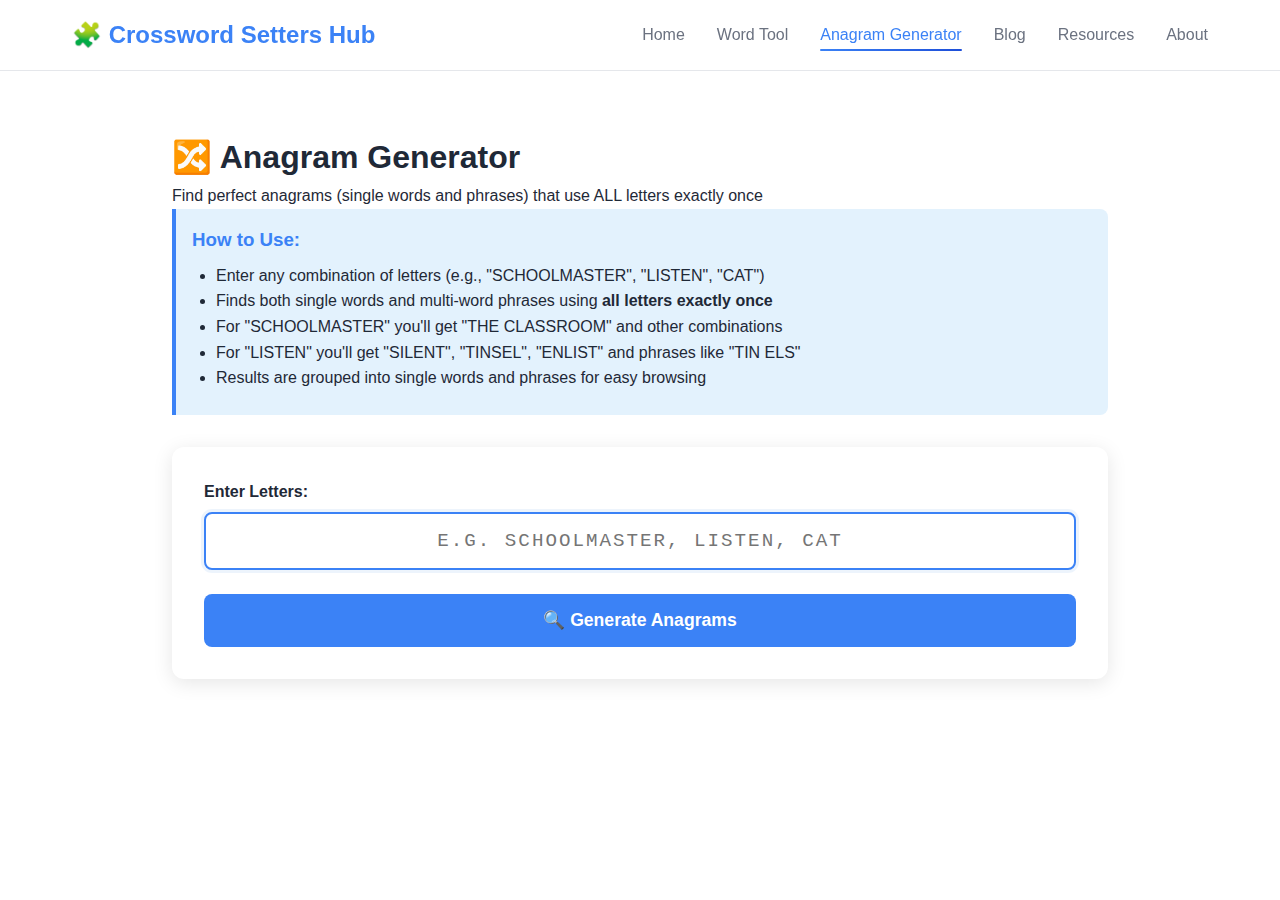
<file: public/anagram.html>
<!DOCTYPE html>
<html lang="en">
  <head>
    <meta charset="UTF-8" />
    <meta name="viewport" content="width=device-width, initial-scale=1.0" />
    <title>Anagram Generator - Crossword Setters Hub</title>
    <link rel="stylesheet" href="styles.css" />
    <style>
      .anagram-container {
        max-width: 1000px;
        margin: 0 auto;
        padding: 2rem;
        margin-top: 100px; /* Add space for fixed header */
        min-height: calc(100vh - 100px); /* Ensure full height usage */
      }

      .anagram-form {
        background: white;
        padding: 2rem;
        border-radius: 12px;
        box-shadow: 0 4px 20px rgba(0, 0, 0, 0.1);
        margin-bottom: 2rem;
      }

      .input-group {
        margin-bottom: 1.5rem;
      }

      .input-group label {
        display: block;
        margin-bottom: 0.5rem;
        font-weight: bold;
        color: var(--text-primary);
      }

      #letters-input {
        width: 100%;
        padding: 1rem;
        font-size: 1.2rem;
        border: 2px solid var(--border-color);
        border-radius: 8px;
        text-transform: uppercase;
        letter-spacing: 2px;
        font-family: "Courier New", monospace;
        text-align: center;
      }

      #letters-input:focus {
        outline: none;
        border-color: var(--primary-color);
        box-shadow: 0 0 0 3px rgba(74, 144, 226, 0.1);
      }

      .generate-btn {
        background: var(--primary-color);
        color: white;
        padding: 1rem 2rem;
        border: none;
        border-radius: 8px;
        font-size: 1.1rem;
        font-weight: bold;
        cursor: pointer;
        transition: all 0.2s ease;
        width: 100%;
      }

      .generate-btn:hover {
        background: var(--accent-color);
        transform: translateY(-2px);
      }

      .generate-btn:disabled {
        background: #ccc;
        cursor: not-allowed;
        transform: none;
      }

      .results-section {
        background: white;
        border-radius: 12px;
        box-shadow: 0 4px 20px rgba(0, 0, 0, 0.1);
        overflow: hidden;
      }

      .results-header {
        background: var(--primary-color);
        color: white;
        padding: 1.5rem;
        margin: 0;
      }

      .results-content {
        padding: 2rem;
      }

      .anagram-group {
        margin-bottom: 2rem;
      }

      .anagram-group h4 {
        color: var(--primary-color);
        margin-bottom: 1rem;
        font-size: 1.1rem;
        border-bottom: 2px solid var(--border-color);
        padding-bottom: 0.5rem;
      }

      .anagram-list {
        display: grid;
        grid-template-columns: repeat(auto-fill, minmax(120px, 1fr));
        gap: 0.5rem;
      }

      .anagram-word {
        background: #f8f9fa;
        padding: 0.5rem;
        border-radius: 6px;
        text-align: center;
        font-weight: 500;
        border: 1px solid var(--border-color);
        transition: all 0.2s ease;
        cursor: pointer;
      }

      .anagram-word:hover {
        background: var(--primary-color);
        color: white;
        transform: translateY(-1px);
      }

      .phrase-list {
        grid-template-columns: 1fr;
        gap: 0.5rem;
      }

      .anagram-phrase {
        background: #f0f8ff;
        padding: 0.8rem;
        border-radius: 6px;
        text-align: center;
        font-weight: 500;
        border: 1px solid var(--secondary-color);
        transition: all 0.2s ease;
        cursor: pointer;
        font-size: 1rem;
      }

      .anagram-phrase:hover {
        background: var(--secondary-color);
        color: white;
        transform: translateY(-1px);
      }

      .no-results {
        text-align: center;
        padding: 3rem;
        color: var(--text-secondary);
        font-style: italic;
      }

      .loading {
        text-align: center;
        padding: 3rem;
        color: var(--text-secondary);
      }

      .letter-count {
        background: var(--secondary-color);
        color: white;
        padding: 0.2rem 0.5rem;
        border-radius: 4px;
        font-size: 0.9rem;
        margin-left: 0.5rem;
      }

      .usage-stats {
        display: flex;
        justify-content: space-between;
        align-items: center;
        margin-bottom: 1rem;
        padding: 1rem;
        background: #f8f9fa;
        border-radius: 8px;
        font-size: 0.9rem;
        color: var(--text-secondary);
      }

      .instructions {
        background: #e3f2fd;
        border-left: 4px solid var(--primary-color);
        padding: 1rem;
        margin-bottom: 2rem;
        border-radius: 0 8px 8px 0;
      }

      .instructions h3 {
        margin-top: 0;
        color: var(--primary-color);
      }

      .instructions ul {
        margin: 0.5rem 0;
        padding-left: 1.5rem;
      }

      @media (max-width: 768px) {
        .anagram-container {
          padding: 1rem;
          margin-top: 80px; /* Slightly less space on mobile */
        }

        .anagram-list {
          grid-template-columns: repeat(auto-fill, minmax(100px, 1fr));
        }

        .usage-stats {
          flex-direction: column;
          gap: 0.5rem;
          text-align: center;
        }
      }
    </style>
  </head>
  <body>
    <header class="header">
      <nav class="nav container">
        <div class="nav-brand">
          <h1>
            <a href="main.html" style="text-decoration: none; color: inherit"
              >🧩 Crossword Setters Hub</a
            >
          </h1>
        </div>
        <ul class="nav-menu">
          <li><a href="main.html" class="nav-link">Home</a></li>
          <li><a href="index.html" class="nav-link">Word Tool</a></li>
          <li>
            <a href="anagram.html" class="nav-link active">Anagram Generator</a>
          </li>
          <li><a href="blog.html" class="nav-link">Blog</a></li>
          <li><a href="main.html#resources" class="nav-link">Resources</a></li>
          <li><a href="main.html#about" class="nav-link">About</a></li>
        </ul>
      </nav>
    </header>

    <main class="anagram-container">
      <div class="tool-header">
        <h1>🔀 Anagram Generator</h1>
        <p>
          Find perfect anagrams (single words and phrases) that use ALL letters
          exactly once
        </p>
      </div>

      <div class="instructions">
        <h3>How to Use:</h3>
        <ul>
          <li>
            Enter any combination of letters (e.g., "SCHOOLMASTER", "LISTEN",
            "CAT")
          </li>
          <li>
            Finds both single words and multi-word phrases using
            <strong>all letters exactly once</strong>
          </li>
          <li>
            For "SCHOOLMASTER" you'll get "THE CLASSROOM" and other combinations
          </li>
          <li>
            For "LISTEN" you'll get "SILENT", "TINSEL", "ENLIST" and phrases
            like "TIN ELS"
          </li>
          <li>
            Results are grouped into single words and phrases for easy browsing
          </li>
        </ul>
      </div>

      <form class="anagram-form" id="anagram-form">
        <div class="input-group">
          <label for="letters-input">Enter Letters:</label>
          <input
            type="text"
            id="letters-input"
            placeholder="e.g. SCHOOLMASTER, LISTEN, CAT"
            maxlength="15"
            autocomplete="off"
            spellcheck="false"
          />
        </div>
        <button type="submit" class="generate-btn" id="generate-btn">
          🔍 Generate Anagrams
        </button>
      </form>

      <div class="results-section" id="results-section" style="display: none">
        <h2 class="results-header" id="results-header">Anagrams Found</h2>
        <div class="results-content">
          <div class="usage-stats" id="usage-stats"></div>
          <div id="results-content"></div>
        </div>
      </div>
    </main>

    <script>
      let WORDS = [];
      let isDataLoaded = false;

      // Load words from both the main word list and short words
      async function loadWords() {
        try {
          console.log("Loading word data for anagram generation...");

          // Load main word list
          const mainWordsResponse = await fetch("filtered_words.txt");
          const mainWordsText = await mainWordsResponse.text();
          const mainWords = mainWordsText
            .split("\n")
            .map((word) => word.trim().toLowerCase())
            .filter((word) => word.length >= 3);

          // Load short words (1-2 letters)
          const shortWordsResponse = await fetch("short_words.txt");
          const shortWordsText = await shortWordsResponse.text();
          const shortWords = shortWordsText
            .split("\n")
            .map((word) => word.trim().toLowerCase())
            .filter((word) => word.length >= 1 && word.length <= 2);

          // Combine and deduplicate
          WORDS = [...new Set([...shortWords, ...mainWords])];

          isDataLoaded = true;
          console.log(`Loaded ${WORDS.length} words for anagram generation`);
        } catch (error) {
          console.error("Error loading word data:", error);
        }
      }

      // Load words when page loads
      loadWords();

      // Normalize and sort letters in a word
      function normalizeLetters(word) {
        return word
          .toLowerCase()
          .replace(/[^a-z]/g, "")
          .split("")
          .sort()
          .join("");
      }

      // Check if word is a perfect anagram (uses exactly the same letters)
      function isPerfectAnagram(word, inputLetters) {
        const wordNormalized = normalizeLetters(word);
        const inputNormalized = normalizeLetters(inputLetters);

        // Must be exactly the same length
        if (wordNormalized.length !== inputNormalized.length) {
          return false;
        }

        // Must use exactly the same letters (when sorted)
        return wordNormalized === inputNormalized;
      }

      // Generate word combinations recursively with timeout protection
      function findWordCombinations(
        remainingLetters,
        currentWords = [],
        allCombinations = [],
        startTime = Date.now()
      ) {
        // Timeout protection (10 seconds max for longer words)
        if (Date.now() - startTime > 10000) {
          console.warn("Search timeout reached after 10 seconds");
          throw new Error("Search timeout - too many combinations");
        }

        // Limit number of combinations to prevent memory issues
        if (allCombinations.length > 2000) {
          console.warn("Combination limit reached: 2000");
          throw new Error("Too many combinations found - limiting results");
        }

        const remainingNormalized = normalizeLetters(remainingLetters);

        // If no letters remaining, we found a complete combination
        if (remainingNormalized.length === 0) {
          if (currentWords.length > 0) {
            allCombinations.push([...currentWords]);
            // Log successful combinations for debugging
            if (allCombinations.length <= 10) {
              console.log("Found combination:", currentWords.join(" "));
            }
          }
          return;
        }

        // Sort words strategically:
        // 1. Common short words first (the, and, for, etc.)
        // 2. Then longer words
        const commonShortWords = [
          "the",
          "and",
          "for",
          "you",
          "are",
          "not",
          "but",
          "can",
          "had",
          "her",
          "was",
          "one",
          "our",
          "out",
          "day",
          "get",
          "has",
          "him",
          "his",
          "how",
          "man",
          "new",
          "now",
          "old",
          "see",
          "two",
          "way",
          "who",
          "boy",
          "did",
          "its",
          "let",
          "put",
          "say",
          "she",
          "too",
          "use",
        ];

        const sortedWords = [...WORDS].sort((a, b) => {
          const aIsCommon = commonShortWords.includes(a);
          const bIsCommon = commonShortWords.includes(b);

          if (aIsCommon && !bIsCommon) return -1;
          if (!aIsCommon && bIsCommon) return 1;

          // Then by length (longer first for efficiency)
          return b.length - a.length;
        });

        // Try each word that can be formed from remaining letters
        for (let word of sortedWords) {
          const wordNormalized = normalizeLetters(word);

          // Skip if word is longer than remaining letters
          if (wordNormalized.length > remainingNormalized.length) {
            continue;
          }

          // Allow short words but limit to avoid noise
          if (currentWords.length > 0 && word.length < 2) {
            continue;
          }

          // For performance, limit depth of recursion
          if (currentWords.length >= 4) {
            continue;
          }

          // Check if this word can be formed from remaining letters
          if (canWordBeFormedFromLetters(word, remainingLetters)) {
            // Calculate what letters would remain after using this word
            const newRemainingLetters = removeLettersFromString(
              remainingLetters,
              word
            );

            // Recursively find combinations with remaining letters
            findWordCombinations(
              newRemainingLetters,
              [...currentWords, word],
              allCombinations,
              startTime
            );
          }
        }
      }

      // Check if a word can be formed from available letters
      function canWordBeFormedFromLetters(word, availableLetters) {
        const wordNormalized = normalizeLetters(word);
        const availableNormalized = normalizeLetters(availableLetters);

        // Count letters in available letters
        const available = {};
        for (let char of availableNormalized) {
          available[char] = (available[char] || 0) + 1;
        }

        // Count letters needed for word
        const needed = {};
        for (let char of wordNormalized) {
          needed[char] = (needed[char] || 0) + 1;
        }

        // Check if word can be formed
        for (let char in needed) {
          if (!available[char] || available[char] < needed[char]) {
            return false;
          }
        }

        return true;
      }

      // Remove letters of a word from a string
      function removeLettersFromString(letters, wordToRemove) {
        const lettersArray = normalizeLetters(letters).split("");
        const wordArray = normalizeLetters(wordToRemove).split("");

        // Remove each letter of the word from the letters array
        for (let char of wordArray) {
          const index = lettersArray.indexOf(char);
          if (index > -1) {
            lettersArray.splice(index, 1);
          }
        }

        return lettersArray.join("");
      }

      // Global search state for continuing searches
      let currentSearchState = null;

      // More efficient anagram generation with progressive loading
      function generateAnagrams(
        letters,
        continueSearch = false,
        timeoutMs = 15000
      ) {
        if (!isDataLoaded) {
          return [];
        }

        if (!continueSearch) {
          console.log(`Generating anagrams for: "${letters}"`);
          const normalizedInput = normalizeLetters(letters);
          console.log(`Normalized letters: "${normalizedInput}"`);
          console.log(`Total words in database: ${WORDS.length}`);

          // Reset search state for new search
          currentSearchState = {
            letters: letters,
            normalizedInput: normalizedInput,
            results: [],
            candidateWords: null,
            searchPhase: "single-word",
            startTime: Date.now(),
            lastTimeout: false,
          };
        }

        const results = currentSearchState.results;
        const normalizedInput = currentSearchState.normalizedInput;
        const startTime = Date.now();

        try {
          // Phase 1: Single-word anagrams (only on first run)
          if (currentSearchState.searchPhase === "single-word") {
            console.log("Phase 1: Finding single-word anagrams...");
            let singleWordCount = 0;
            for (let word of WORDS) {
              if (isPerfectAnagram(word, letters)) {
                results.push({
                  text: word,
                  wordCount: 1,
                  words: [word],
                });
                singleWordCount++;
              }
            }
            console.log(`Found ${singleWordCount} single-word anagrams`);
            currentSearchState.searchPhase = "prepare-multi";
          }

          // Phase 2: Prepare for multi-word search
          if (currentSearchState.searchPhase === "prepare-multi") {
            console.log("Phase 2: Preparing multi-word search...");
            currentSearchState.candidateWords = WORDS.filter((word) => {
              const wordNormalized = normalizeLetters(word);
              return (
                wordNormalized.length <= normalizedInput.length &&
                wordNormalized.length >= 2 && // minimum 2 letters
                canWordBeFormedFromLetters(word, letters)
              );
            });
            console.log(
              `Filtered to ${currentSearchState.candidateWords.length} candidate words`
            );
            currentSearchState.searchPhase = "multi-word";
          }

          // Phase 3: Multi-word combinations
          if (currentSearchState.searchPhase === "multi-word") {
            console.log(
              `Phase 3: Multi-word search (timeout: ${timeoutMs}ms)...`
            );

            if (normalizedInput.length >= 10) {
              // For long inputs, use targeted approach
              const multiWordResults = findTargetedCombinations(
                letters,
                currentSearchState.candidateWords,
                startTime,
                timeoutMs
              );
              results.push(...multiWordResults);
            } else {
              // For shorter inputs, use recursive approach
              const combinations = [];
              findWordCombinationsOptimized(
                letters,
                [],
                combinations,
                currentSearchState.candidateWords,
                startTime,
                0,
                timeoutMs
              );

              for (let combination of combinations) {
                if (combination.length > 1) {
                  results.push({
                    text: combination.join(" "),
                    wordCount: combination.length,
                    words: combination,
                  });
                }
              }
            }

            currentSearchState.searchPhase = "complete";
          }

          const searchTime = Date.now() - startTime;
          console.log(`Search phase completed in ${searchTime}ms`);
          currentSearchState.lastTimeout = false;
        } catch (error) {
          console.warn("Search timed out:", error.message);
          currentSearchState.lastTimeout = true;
        }

        console.log(`Total results found: ${results.length}`);
        return {
          results: [...results],
          canContinue:
            currentSearchState.lastTimeout &&
            currentSearchState.searchPhase !== "complete",
          searchState: currentSearchState,
        };
      }

      // Targeted approach for long words with timeout support
      function findTargetedCombinations(
        letters,
        candidateWords,
        startTime,
        timeoutMs
      ) {
        const results = [];
        const normalizedInput = normalizeLetters(letters);

        console.log(
          `Starting targeted search for ${candidateWords.length} candidate words...`
        );

        // Try 2-word combinations with strategic filtering
        let combinationsChecked = 0;
        for (
          let i = 0;
          i < candidateWords.length && results.length < 200;
          i++
        ) {
          // Check timeout
          if (Date.now() - startTime > timeoutMs) {
            console.log(
              `Timeout reached after checking ${combinationsChecked} combinations`
            );
            throw new Error(`Search timeout after ${timeoutMs}ms`);
          }

          const word1 = candidateWords[i];
          const word1Normalized = normalizeLetters(word1);

          // Skip very short first words for long inputs
          if (word1.length < 3) continue;

          const remainingLetters = removeLettersFromString(letters, word1);
          const remainingNormalized = normalizeLetters(remainingLetters);

          if (remainingNormalized.length === 0) continue;

          // Look for exact matches in remaining letters
          for (let j = 0; j < candidateWords.length; j++) {
            combinationsChecked++;

            if (i === j) continue;

            const word2 = candidateWords[j];
            const word2Normalized = normalizeLetters(word2);

            // Check if word2 exactly matches remaining letters
            if (word2Normalized === remainingNormalized) {
              results.push({
                text: `${word1} ${word2}`,
                wordCount: 2,
                words: [word1, word2],
              });
              console.log(`Found 2-word combination: ${word1} ${word2}`);
            }

            // Check timeout more frequently for inner loop
            if (
              combinationsChecked % 1000 === 0 &&
              Date.now() - startTime > timeoutMs
            ) {
              console.log(
                `Timeout reached after checking ${combinationsChecked} combinations`
              );
              throw new Error(`Search timeout after ${timeoutMs}ms`);
            }
          }
        }

        console.log(
          `Checked ${combinationsChecked} combinations, found ${results.length} results`
        );
        return results;
      }

      // Optimized recursive function with configurable timeout
      function findWordCombinationsOptimized(
        remainingLetters,
        currentWords,
        allCombinations,
        candidateWords,
        startTime,
        depth,
        timeoutMs
      ) {
        // Configurable timeout
        if (Date.now() - startTime > timeoutMs) {
          throw new Error(`Search timeout after ${timeoutMs}ms`);
        }

        // Increase combination limit for longer timeouts
        const maxCombinations = Math.min(500, Math.floor(timeoutMs / 30)); // 500 max, but scale with timeout
        if (allCombinations.length > maxCombinations) {
          throw new Error(
            "Too many combinations found - use continue button for more"
          );
        }

        if (depth > 4) {
          // Limit depth
          return;
        }

        const remainingNormalized = normalizeLetters(remainingLetters);

        if (remainingNormalized.length === 0) {
          if (currentWords.length > 0) {
            allCombinations.push([...currentWords]);
            if (allCombinations.length <= 5) {
              console.log("Found combination:", currentWords.join(" "));
            }
          }
          return;
        }

        // Only try words that could fit in remaining letters
        for (let word of candidateWords) {
          if (normalizeLetters(word).length > remainingNormalized.length)
            continue;
          if (currentWords.includes(word)) continue; // Avoid duplicates

          if (canWordBeFormedFromLetters(word, remainingLetters)) {
            const newRemainingLetters = removeLettersFromString(
              remainingLetters,
              word
            );
            findWordCombinationsOptimized(
              newRemainingLetters,
              [...currentWords, word],
              allCombinations,
              candidateWords,
              startTime,
              depth + 1,
              timeoutMs
            );
          }
        }
      }

      // Group anagrams by word count and then by length
      function groupAnagramsByType(anagrams) {
        const groups = {
          single: {},
          multi: {},
        };

        anagrams.forEach((result) => {
          const category = result.wordCount === 1 ? "single" : "multi";
          const key =
            result.wordCount === 1
              ? result.text.length
              : `${result.wordCount} words`;

          if (!groups[category][key]) {
            groups[category][key] = [];
          }
          groups[category][key].push(result);
        });

        // Sort each group alphabetically
        Object.keys(groups.single).forEach((length) => {
          groups.single[length].sort((a, b) => a.text.localeCompare(b.text));
        });

        Object.keys(groups.multi).forEach((wordCount) => {
          groups.multi[wordCount].sort((a, b) => a.text.localeCompare(b.text));
        });

        return groups;
      }

      // Display results with optional continue button
      function displayResults(letters, anagrams, canContinue = false) {
        const resultsSection = document.getElementById("results-section");
        const resultsHeader = document.getElementById("results-header");
        const resultsContent = document.getElementById("results-content");
        const usageStats = document.getElementById("usage-stats");

        if (anagrams.length === 0) {
          resultsHeader.textContent = `No Perfect Anagrams Found`;
          resultsContent.innerHTML = `
            <div class="no-results">
              🤔 No perfect anagrams found for "${letters.toUpperCase()}"<br>
              Perfect anagrams must use all ${
                normalizeLetters(letters).length
              } letters exactly once.<br>
              Try different letters or check your spelling.
              ${
                canContinue
                  ? '<br><br><button onclick="continueSearch()" class="continue-btn">🔍 Continue Search (30s)</button>'
                  : ""
              }
            </div>
          `;
          usageStats.innerHTML = "";
        } else {
          const groups = groupAnagramsByType(anagrams);
          const singleWordCount = Object.values(groups.single).reduce(
            (sum, arr) => sum + arr.length,
            0
          );
          const multiWordCount = Object.values(groups.multi).reduce(
            (sum, arr) => sum + arr.length,
            0
          );

          resultsHeader.textContent = `Perfect Anagrams for "${letters.toUpperCase()}"`;

          usageStats.innerHTML = `
            <span><strong>${
              anagrams.length
            }</strong> perfect anagrams found</span>
            <span><strong>${singleWordCount}</strong> single words, <strong>${multiWordCount}</strong> phrases</span>
            <span>All use exactly <strong>${
              normalizeLetters(letters).length
            }</strong> letters</span>
            ${
              canContinue
                ? '<span style="color: #e74c3c;"><strong>Search timed out</strong> - may be more results</span>'
                : ""
            }
          `;

          let html = "";

          // Display single words first
          if (singleWordCount > 0) {
            html += `<h3 style="color: var(--primary-color); margin: 2rem 0 1rem; border-bottom: 2px solid var(--border-color); padding-bottom: 0.5rem;">Single Words</h3>`;

            const singleLengths = Object.keys(groups.single).sort(
              (a, b) => parseInt(a) - parseInt(b)
            );
            singleLengths.forEach((length) => {
              const results = groups.single[length];
              html += `
                <div class="anagram-group">
                  <h4>${length} Letter${
                length === "1" ? "" : "s"
              } <span class="letter-count">${results.length}</span></h4>
                  <div class="anagram-list">
                    ${results
                      .map(
                        (result) =>
                          `<div class="anagram-word">${result.text.toUpperCase()}</div>`
                      )
                      .join("")}
                  </div>
                </div>
              `;
            });
          }

          // Display multi-word combinations
          if (multiWordCount > 0) {
            html += `<h3 style="color: var(--secondary-color); margin: 2rem 0 1rem; border-bottom: 2px solid var(--border-color); padding-bottom: 0.5rem;">Phrases</h3>`;

            const multiTypes = Object.keys(groups.multi).sort();
            multiTypes.forEach((wordCountKey) => {
              const results = groups.multi[wordCountKey];
              html += `
                <div class="anagram-group">
                  <h4>${wordCountKey} <span class="letter-count">${
                results.length
              }</span></h4>
                  <div class="anagram-list phrase-list">
                    ${results
                      .map(
                        (result) =>
                          `<div class="anagram-phrase">${result.text.toUpperCase()}</div>`
                      )
                      .join("")}
                  </div>
                </div>
              `;
            });
          }

          resultsContent.innerHTML = html;

          // Add continue button if search timed out
          if (canContinue) {
            resultsContent.innerHTML += `
              <div style="text-align: center; margin: 2rem 0;">
                <button onclick="continueSearch()" class="continue-btn" style="
                  background: linear-gradient(135deg, #e74c3c, #c0392b);
                  color: white;
                  border: none;
                  padding: 12px 24px;
                  border-radius: 8px;
                  font-size: 16px;
                  font-weight: bold;
                  cursor: pointer;
                  box-shadow: 0 4px 8px rgba(231, 76, 60, 0.3);
                  transition: all 0.3s ease;
                " onmouseover="this.style.transform='translateY(-2px)'; this.style.boxShadow='0 6px 12px rgba(231, 76, 60, 0.4)';" 
                   onmouseout="this.style.transform='translateY(0)'; this.style.boxShadow='0 4px 8px rgba(231, 76, 60, 0.3)';">
                  🔍 Continue Search (30s timeout)
                </button>
                <p style="color: #7f8c8d; margin-top: 1rem; font-size: 14px;">
                  Search was limited by timeout. Click to continue searching for more anagrams.
                </p>
              </div>
            `;
          }
        }

        resultsSection.style.display = "block";
        resultsSection.scrollIntoView({ behavior: "smooth", block: "start" });
      }

      // Continue search function
      function continueSearch() {
        if (!currentSearchState) {
          alert("No search to continue.");
          return;
        }

        const generateBtn = document.getElementById("generate-btn");
        generateBtn.disabled = true;
        generateBtn.textContent = "🔄 Continuing... (30s timeout)";

        // Update continue button
        const continueButtons = document.querySelectorAll(".continue-btn");
        continueButtons.forEach((btn) => {
          btn.disabled = true;
          btn.textContent = "🔄 Searching...";
        });

        setTimeout(() => {
          try {
            const searchResult = generateAnagrams(
              currentSearchState.letters,
              true,
              30000
            );
            displayResults(
              currentSearchState.letters,
              searchResult.results,
              searchResult.canContinue
            );
          } catch (error) {
            console.error("Error continuing search:", error);
            alert("An error occurred while continuing the search.");
          } finally {
            generateBtn.disabled = false;
            generateBtn.textContent = "🔍 Generate Anagrams";
          }
        }, 100);
      }

      // Handle form submission
      document
        .getElementById("anagram-form")
        .addEventListener("submit", function (e) {
          e.preventDefault();

          const lettersInput = document.getElementById("letters-input");
          const generateBtn = document.getElementById("generate-btn");
          const letters = lettersInput.value.trim();

          if (!letters) {
            alert("Please enter some letters first!");
            lettersInput.focus();
            return;
          }

          if (!isDataLoaded) {
            alert(
              "Word database is still loading. Please wait a moment and try again."
            );
            return;
          }

          // Show loading state
          generateBtn.disabled = true;
          generateBtn.textContent = "🔄 Generating... (15s timeout)";

          // Use setTimeout to allow UI to update
          setTimeout(() => {
            try {
              const searchResult = generateAnagrams(letters, false, 15000);
              displayResults(
                letters,
                searchResult.results,
                searchResult.canContinue
              );
            } catch (error) {
              console.error("Error generating anagrams:", error);
              alert(
                "An error occurred while generating anagrams. Please try again."
              );
            } finally {
              generateBtn.disabled = false;
              generateBtn.textContent = "🔍 Generate Anagrams";
            }
          }, 100);
        });

      // Handle input formatting
      document
        .getElementById("letters-input")
        .addEventListener("input", function (e) {
          // Only allow letters
          this.value = this.value.replace(/[^a-zA-Z]/g, "").toUpperCase();
        });

      // Handle keyboard shortcuts
      document.addEventListener("keydown", function (e) {
        if (e.key === "Enter" && e.ctrlKey) {
          document
            .getElementById("anagram-form")
            .dispatchEvent(new Event("submit"));
        }
      });

      // Focus input on page load
      window.addEventListener("load", function () {
        document.getElementById("letters-input").focus();
      });
    </script>
  </body>
</html>
</file>
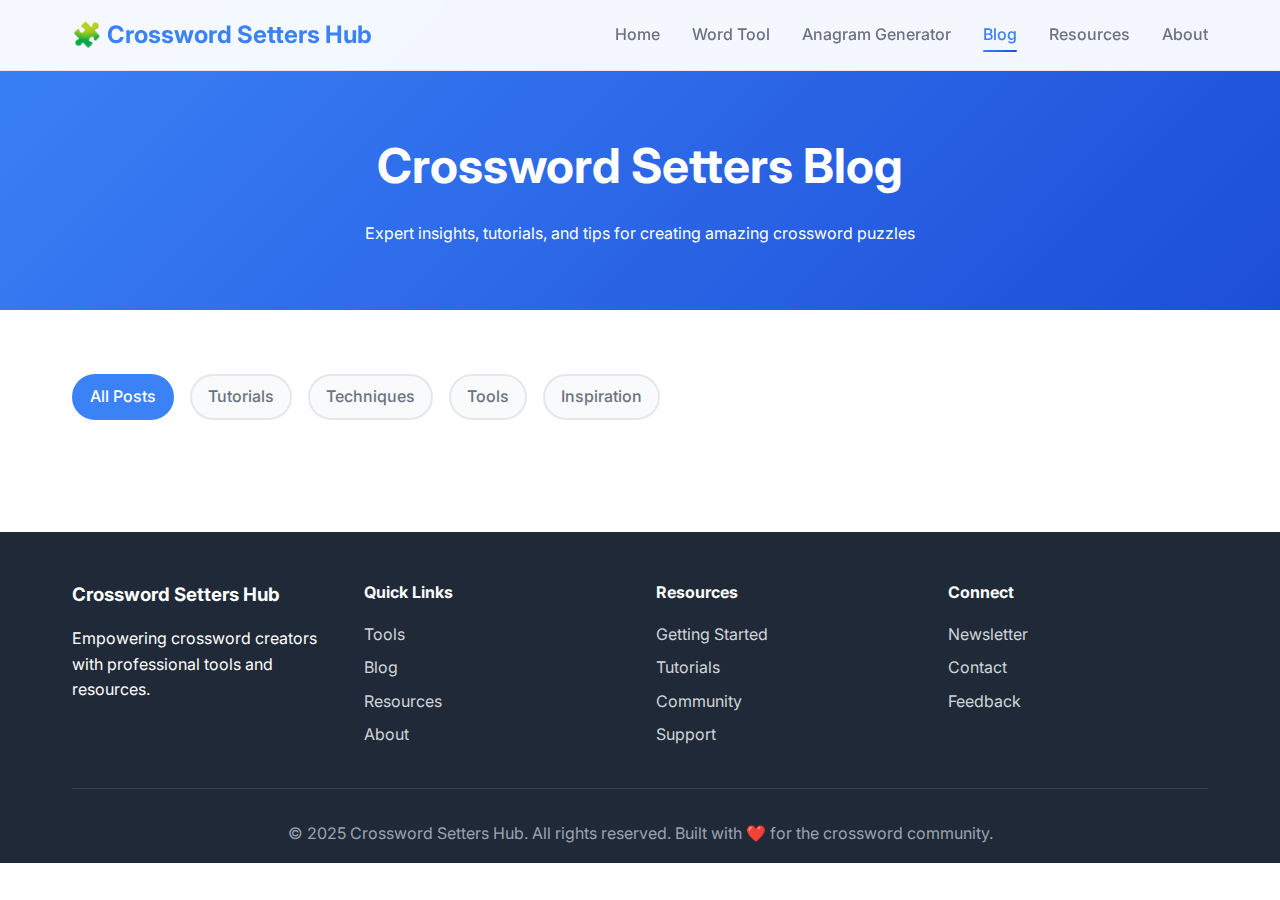
<file: public/blog.html>
<!DOCTYPE html>
<html lang="en">
  <head>
    <meta charset="UTF-8" />
    <meta name="viewport" content="width=device-width, initial-scale=1.0" />
    <title>Blog - Crossword Setters Hub</title>
    <link rel="stylesheet" href="styles.css" />
    <link rel="preconnect" href="https://fonts.googleapis.com" />
    <link rel="preconnect" href="https://fonts.gstatic.com" crossorigin />
    <link
      href="https://fonts.googleapis.com/css2?family=Inter:wght@300;400;500;600;700&display=swap"
      rel="stylesheet"
    />
    <style>
      .blog-hero {
        padding: 8rem 0 4rem;
        background: var(--gradient-primary);
        color: white;
        text-align: center;
      }

      .blog-hero h1 {
        font-size: 3rem;
        margin-bottom: 1rem;
      }

      .blog-content {
        padding: 4rem 0;
      }

      .blog-list {
        display: grid;
        gap: 3rem;
      }

      .blog-post {
        display: grid;
        grid-template-columns: 200px 1fr;
        gap: 2rem;
        background: white;
        border-radius: 1rem;
        padding: 2rem;
        box-shadow: var(--shadow-medium);
        border: 1px solid var(--border-color);
      }

      .blog-post-icon {
        font-size: 4rem;
        display: flex;
        align-items: center;
        justify-content: center;
        background: var(--surface-color);
        border-radius: 1rem;
        height: 150px;
      }

      .blog-post-content h2 {
        font-size: 1.5rem;
        margin-bottom: 1rem;
        color: var(--text-primary);
      }

      .blog-post-meta {
        display: flex;
        gap: 2rem;
        margin-bottom: 1rem;
        font-size: 0.9rem;
        color: var(--text-secondary);
      }

      .blog-post-content p {
        color: var(--text-secondary);
        line-height: 1.7;
        margin-bottom: 1.5rem;
      }

      .blog-categories {
        display: flex;
        flex-wrap: wrap;
        gap: 1rem;
        margin-bottom: 3rem;
      }

      .category-filter {
        padding: 0.5rem 1rem;
        background: var(--surface-color);
        border: 2px solid var(--border-color);
        border-radius: 2rem;
        text-decoration: none;
        color: var(--text-secondary);
        font-weight: 500;
        transition: all 0.3s ease;
      }

      .category-filter:hover,
      .category-filter.active {
        background: var(--primary-color);
        border-color: var(--primary-color);
        color: white;
      }

      @media (max-width: 768px) {
        .blog-post {
          grid-template-columns: 1fr;
          text-align: center;
        }

        .blog-post-icon {
          height: 100px;
        }

        .blog-hero h1 {
          font-size: 2rem;
        }
      }
    </style>
  </head>
  <body>
    <header class="header">
      <nav class="nav container">
        <div class="nav-brand">
          <h1>
            <a href="main.html" style="text-decoration: none; color: inherit"
              >🧩 Crossword Setters Hub</a
            >
          </h1>
        </div>
        <ul class="nav-menu">
          <li><a href="main.html" class="nav-link">Home</a></li>
          <li><a href="index.html" class="nav-link">Word Tool</a></li>
          <li><a href="anagram.html" class="nav-link">Anagram Generator</a></li>
          <li><a href="blog.html" class="nav-link active">Blog</a></li>
          <li><a href="main.html#resources" class="nav-link">Resources</a></li>
          <li><a href="main.html#about" class="nav-link">About</a></li>
        </ul>
      </nav>
    </header>

    <section class="blog-hero">
      <div class="container">
        <h1>Crossword Setters Blog</h1>
        <p>
          Expert insights, tutorials, and tips for creating amazing crossword
          puzzles
        </p>
      </div>
    </section>

    <main class="blog-content">
      <div class="container">
        <div class="blog-categories" id="categories">
          <a href="#" class="category-filter active" data-category="all"
            >All Posts</a
          >
          <a href="#" class="category-filter" data-category="tutorials"
            >Tutorials</a
          >
          <a href="#" class="category-filter" data-category="techniques"
            >Techniques</a
          >
          <a href="#" class="category-filter" data-category="tools">Tools</a>
          <a href="#" class="category-filter" data-category="inspiration"
            >Inspiration</a
          >
        </div>

        <div class="blog-list" id="blog-list">
          <!-- Blog posts will be loaded here -->
        </div>
      </div>
    </main>

    <footer class="footer">
      <div class="container">
        <div class="footer-content">
          <div class="footer-section">
            <h3>Crossword Setters Hub</h3>
            <p>
              Empowering crossword creators with professional tools and
              resources.
            </p>
          </div>
          <div class="footer-section">
            <h4>Quick Links</h4>
            <ul>
              <li><a href="main.html#tools">Tools</a></li>
              <li><a href="blog.html">Blog</a></li>
              <li><a href="main.html#resources">Resources</a></li>
              <li><a href="main.html#about">About</a></li>
            </ul>
          </div>
          <div class="footer-section">
            <h4>Resources</h4>
            <ul>
              <li><a href="#">Getting Started</a></li>
              <li><a href="#">Tutorials</a></li>
              <li><a href="#">Community</a></li>
              <li><a href="#">Support</a></li>
            </ul>
          </div>
          <div class="footer-section">
            <h4>Connect</h4>
            <ul>
              <li><a href="#">Newsletter</a></li>
              <li><a href="#">Contact</a></li>
              <li><a href="#">Feedback</a></li>
            </ul>
          </div>
        </div>
        <div class="footer-bottom">
          <p>
            &copy; 2025 Crossword Setters Hub. All rights reserved. Built with
            ❤️ for the crossword community.
          </p>
        </div>
      </div>
    </footer>

    <script src="blog.js"></script>
  </body>
</html>
</file>
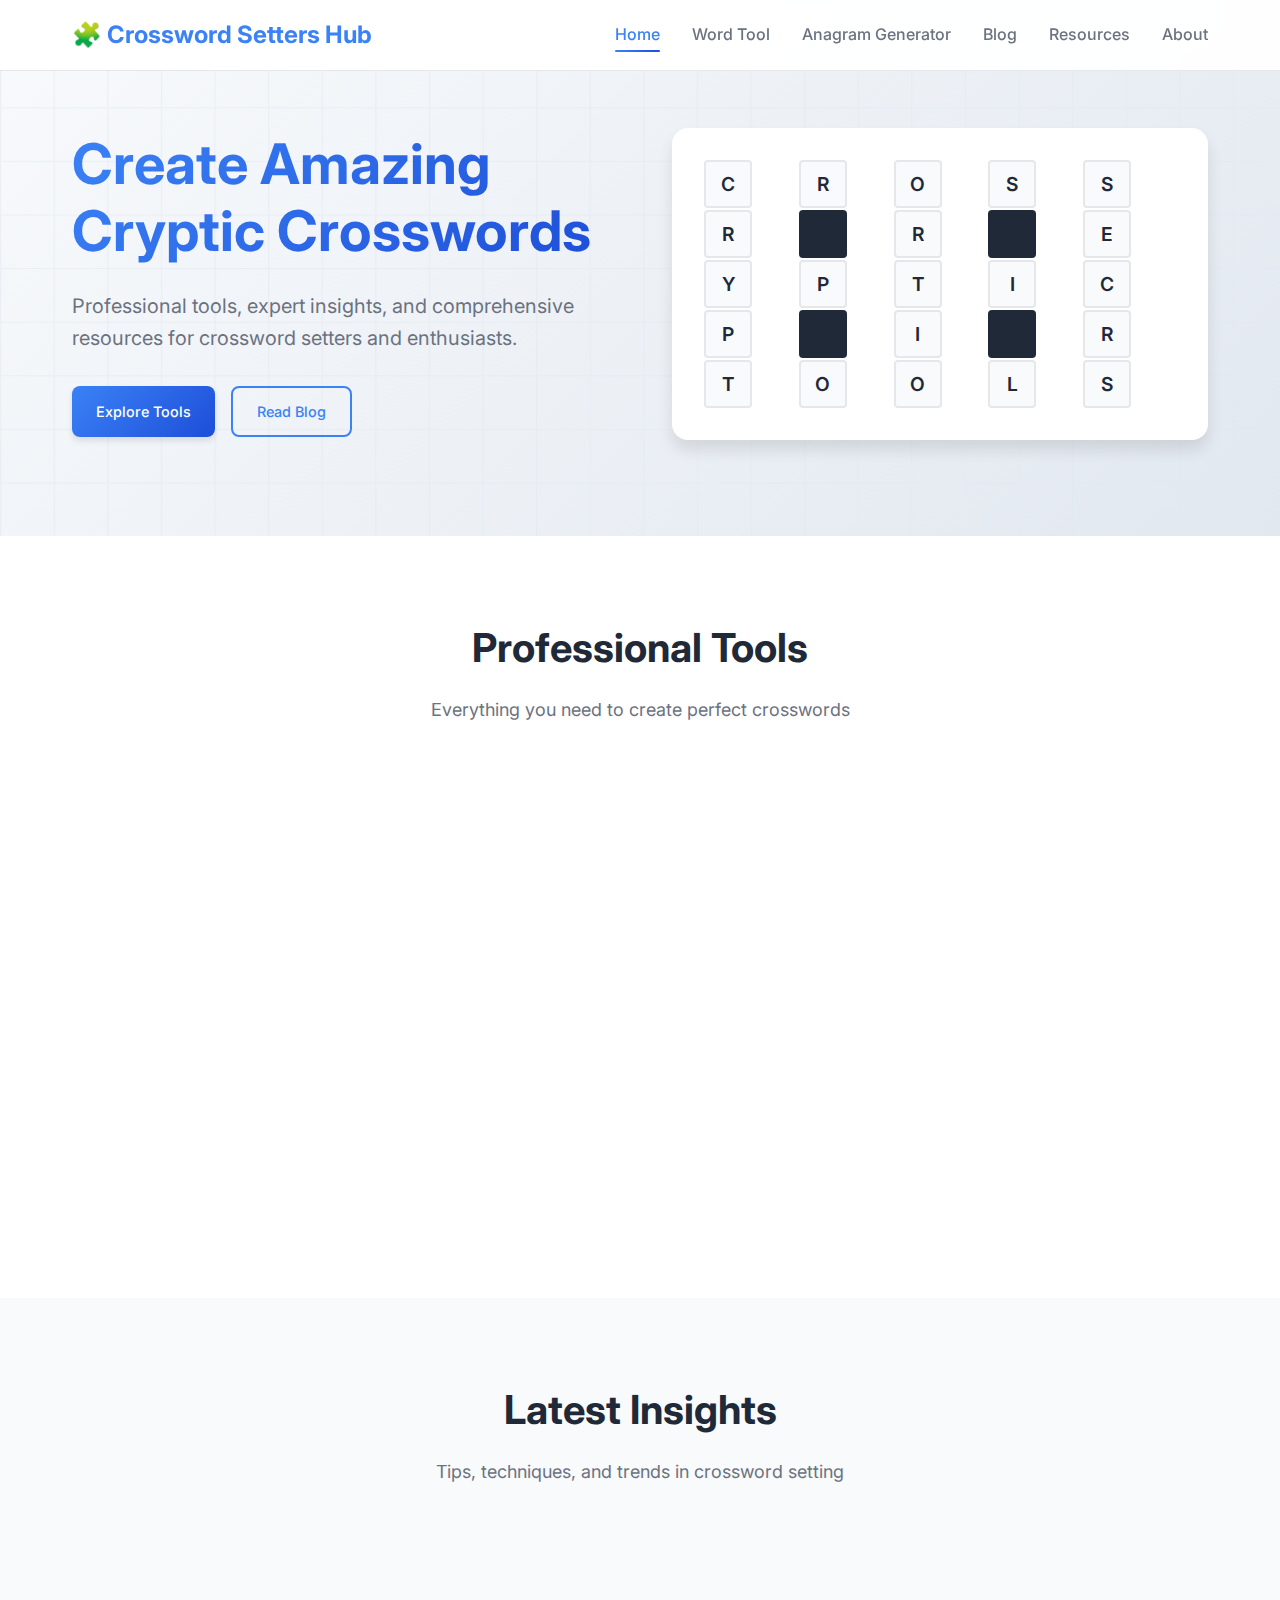
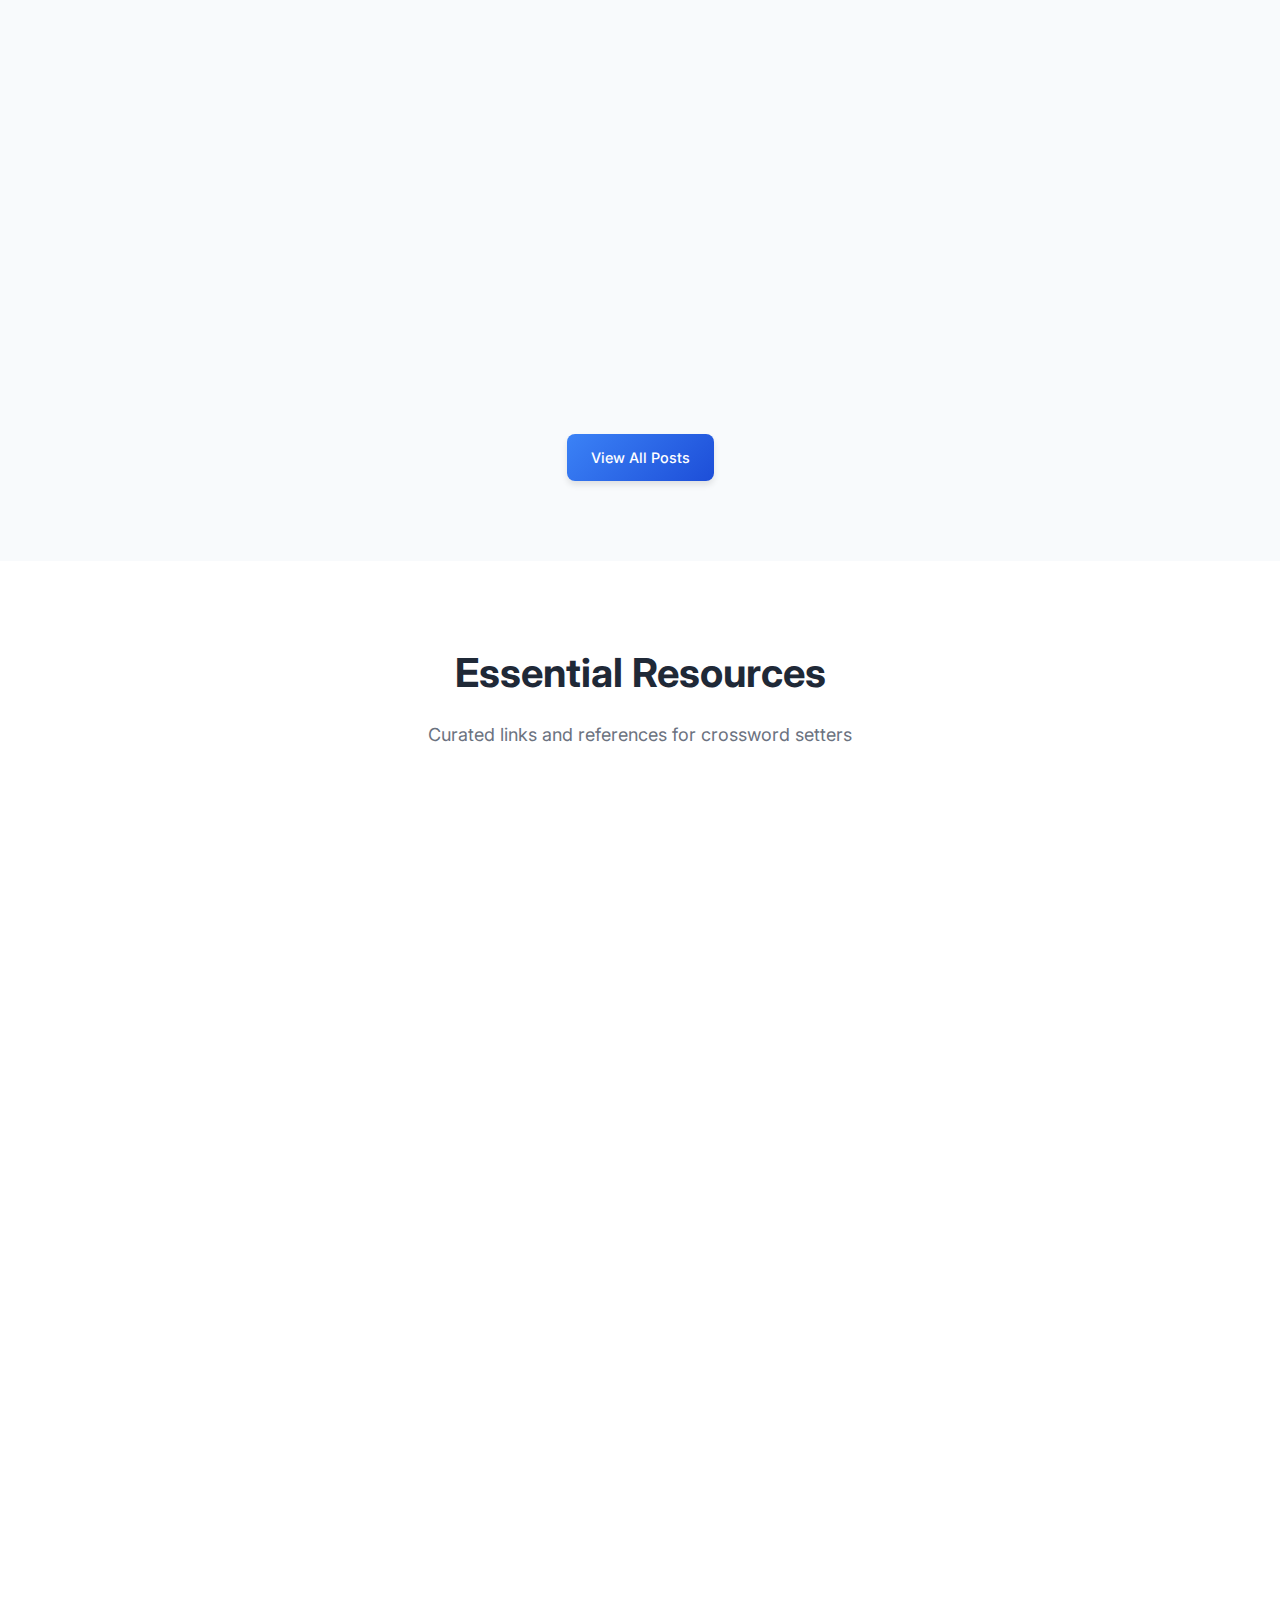
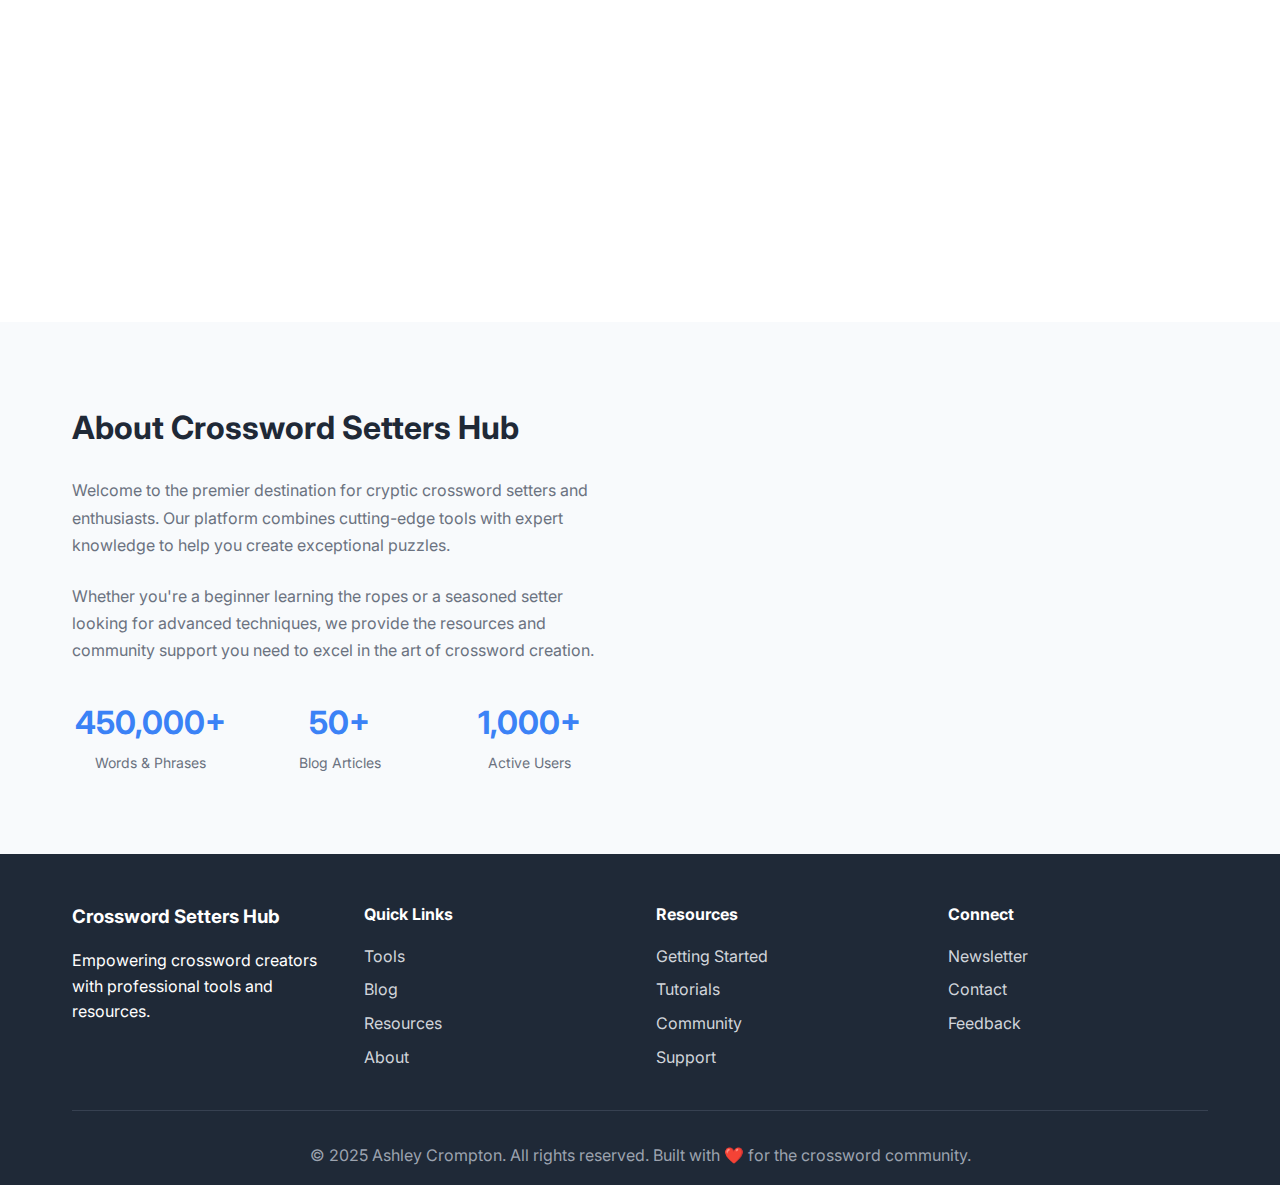
<file: public/main.html>
<!DOCTYPE html>
<html lang="en">
  <head>
    <meta charset="UTF-8" />
    <meta name="viewport" content="width=device-width, initial-scale=1.0" />
    <title>
      Crossword Setters Hub - Tools & Resources for Cryptic Crossword Creators
    </title>
    <link rel="stylesheet" href="styles.css" />
    <link rel="preconnect" href="https://fonts.googleapis.com" />
    <link rel="preconnect" href="https://fonts.gstatic.com" crossorigin />
    <link
      href="https://fonts.googleapis.com/css2?family=Inter:wght@300;400;500;600;700&display=swap"
      rel="stylesheet"
    />
  </head>
  <body>
    <header class="header">
      <nav class="nav container">
        <div class="nav-brand">
          <h1>🧩 Crossword Setters Hub</h1>
        </div>
        <ul class="nav-menu">
          <li><a href="main.html" class="nav-link active">Home</a></li>
          <li><a href="index.html" class="nav-link">Word Tool</a></li>
          <li><a href="anagram.html" class="nav-link">Anagram Generator</a></li>
          <li><a href="blog.html" class="nav-link">Blog</a></li>
          <li><a href="#resources" class="nav-link">Resources</a></li>
          <li><a href="#about" class="nav-link">About</a></li>
        </ul>
        <div class="nav-toggle">
          <span></span>
          <span></span>
          <span></span>
        </div>
      </nav>
    </header>

    <main>
      <!-- Hero Section -->
      <section id="home" class="hero">
        <div class="container">
          <div class="hero-content">
            <div class="hero-text">
              <h1 class="hero-title">Create Amazing Cryptic Crosswords</h1>
              <p class="hero-subtitle">
                Professional tools, expert insights, and comprehensive resources
                for crossword setters and enthusiasts.
              </p>
              <div class="hero-buttons">
                <a href="#tools" class="btn btn-primary">Explore Tools</a>
                <a href="#blog" class="btn btn-secondary">Read Blog</a>
              </div>
            </div>
            <div class="hero-image">
              <div class="crossword-grid">
                <!-- Decorative crossword grid -->
                <div class="grid-row">
                  <div class="grid-cell filled">C</div>
                  <div class="grid-cell filled">R</div>
                  <div class="grid-cell filled">O</div>
                  <div class="grid-cell filled">S</div>
                  <div class="grid-cell filled">S</div>
                </div>
                <div class="grid-row">
                  <div class="grid-cell filled">R</div>
                  <div class="grid-cell black"></div>
                  <div class="grid-cell filled">R</div>
                  <div class="grid-cell black"></div>
                  <div class="grid-cell filled">E</div>
                </div>
                <div class="grid-row">
                  <div class="grid-cell filled">Y</div>
                  <div class="grid-cell filled">P</div>
                  <div class="grid-cell filled">T</div>
                  <div class="grid-cell filled">I</div>
                  <div class="grid-cell filled">C</div>
                </div>
                <div class="grid-row">
                  <div class="grid-cell filled">P</div>
                  <div class="grid-cell black"></div>
                  <div class="grid-cell filled">I</div>
                  <div class="grid-cell black"></div>
                  <div class="grid-cell filled">R</div>
                </div>
                <div class="grid-row">
                  <div class="grid-cell filled">T</div>
                  <div class="grid-cell filled">O</div>
                  <div class="grid-cell filled">O</div>
                  <div class="grid-cell filled">L</div>
                  <div class="grid-cell filled">S</div>
                </div>
              </div>
            </div>
          </div>
        </div>
      </section>

      <!-- Tools Section -->
      <section id="tools" class="tools section">
        <div class="container">
          <div class="section-header">
            <h2 class="section-title">Professional Tools</h2>
            <p class="section-subtitle">
              Everything you need to create perfect crosswords
            </p>
          </div>
          <div class="tools-grid">
            <div class="tool-card">
              <div class="tool-icon">🔍</div>
              <h3>Word & Phrase Suggestion Tool</h3>
              <p>
                Find words or phrases that match your crossword pattern. Choose
                from 9.5k+ common words, 100k+ phrases, or search both
                databases.
              </p>
              <a href="index.html" class="btn btn-outline">Launch Tool</a>
            </div>
            <div class="tool-card">
              <div class="tool-icon">�</div>
              <h3>Anagram Generator</h3>
              <p>
                Enter any letters and find all possible anagrams from our
                curated word database. Perfect for anagram clues and word play.
              </p>
              <a href="anagram.html" class="btn btn-outline">Launch Tool</a>
            </div>
            <div class="tool-card">
              <div class="tool-icon">📝</div>
              <h3>Clue Generator</h3>
              <p>
                Generate cryptic clues with our AI-powered assistant (coming
                soon).
              </p>
              <a href="#" class="btn btn-outline disabled">Coming Soon</a>
            </div>
          </div>
        </div>
      </section>

      <!-- Blog Section -->
      <section id="blog" class="blog section">
        <div class="container">
          <div class="section-header">
            <h2 class="section-title">Latest Insights</h2>
            <p class="section-subtitle">
              Tips, techniques, and trends in crossword setting
            </p>
          </div>
          <div class="blog-grid" id="blog-posts">
            <!-- Blog posts will be loaded here -->
          </div>
          <div class="blog-actions">
            <a href="blog.html" class="btn btn-primary">View All Posts</a>
          </div>
        </div>
      </section>

      <!-- Resources Section -->
      <section id="resources" class="resources section">
        <div class="container">
          <div class="section-header">
            <h2 class="section-title">Essential Resources</h2>
            <p class="section-subtitle">
              Curated links and references for crossword setters
            </p>
          </div>
          <div class="resources-grid">
            <div class="resource-category">
              <h3>Reference Sites</h3>
              <ul class="resource-list">
                <li>
                  <a href="https://www.merriam-webster.com/" target="_blank"
                    >Merriam-Webster Dictionary</a
                  >
                </li>
                <li>
                  <a href="https://www.thesaurus.com/" target="_blank"
                    >Thesaurus.com</a
                  >
                </li>
                <li>
                  <a
                    href="https://www.oxfordlearnersdictionaries.com/"
                    target="_blank"
                    >Oxford Learner's Dictionaries</a
                  >
                </li>
                <li>
                  <a href="https://www.wordnik.com/" target="_blank">Wordnik</a>
                </li>
              </ul>
            </div>
            <div class="resource-category">
              <h3>Crossword Communities</h3>
              <ul class="resource-list">
                <li>
                  <a href="https://www.cruciverb.com/" target="_blank"
                    >Cruciverb - Constructor Community</a
                  >
                </li>
                <li>
                  <a href="https://www.fifteensquared.net/" target="_blank"
                    >Fifteensquared - Daily Cryptic Analysis</a
                  >
                </li>
                <li>
                  <a href="https://bigdave44.com/" target="_blank"
                    >Big Dave's Crossword Blog</a
                  >
                </li>
                <li>
                  <a href="https://timesforthetimes.co.uk/" target="_blank"
                    >Times for the Times</a
                  >
                </li>
                <li>
                  <a href="https://www.reddit.com/r/crossword/" target="_blank"
                    >r/crossword on Reddit</a
                  >
                </li>
                <li>
                  <a href="https://mycrossword.co.uk/" target="_blank"
                    >MyCrossword - Publish & Share Puzzles</a
                  >
                </li>
              </ul>
            </div>
            <div class="resource-category">
              <h3>Clue Setting Conventions</h3>
              <ul class="resource-list">
                <li>
                  <a href="https://charliemethven.com/tips" target="_blank"
                    >Charlie Methven's Guide - Comprehensive Clue Writing
                    Tips</a
                  >
                </li>
                <li>
                  <a
                    href="https://viresh-ratnakar.github.io/writings/2023/cryptic-grammar-04-2023.html"
                    target="_blank"
                    >Cryptic Grammar by Gussalufz - Advanced Grammar Rules</a
                  >
                </li>
                <li>
                  <a
                    href="https://www.theguardian.com/crosswords"
                    target="_blank"
                    >Guardian Crosswords Blog - Setter Insights</a
                  >
                </li>
                <li>
                  <a
                    href="https://www.cruciverb.com/index.php?action=ezportal;sa=page;p=108"
                    target="_blank"
                    >Cruciverb: Basic Rules for Crosswords</a
                  >
                </li>
                <li>
                  <a
                    href="https://www.cruciverb.com/index.php?action=ezportal;sa=page;p=104"
                    target="_blank"
                    >Cruciverb: Sage Advice for Constructors</a
                  >
                </li>
                <li>
                  <a
                    href="https://www.bestforpuzzles.com/help/index.html"
                    target="_blank"
                    >Best for Puzzles: Cryptic Tutorial</a
                  >
                </li>
              </ul>
            </div>
            <div class="resource-category">
              <h3>Learning Materials</h3>
              <ul class="resource-list">
                <li>
                  <a
                    href="https://www.crosswordunclued.com/2008/08/tackling-cryptic-crosswords-7-step_11.html"
                    target="_blank"
                    >7-Step Guide to Tackling Cryptic Crosswords</a
                  >
                </li>
                <li>
                  <a href="https://www.crosswordunclued.com/" target="_blank"
                    >Crossword Unclued - Comprehensive Cryptic Guide</a
                  >
                </li>
                <li>
                  <a
                    href="https://en.wikipedia.org/wiki/Cryptic_crossword"
                    target="_blank"
                    >Wikipedia: Cryptic Crossword Rules & History</a
                  >
                </li>
                <li>
                  <a href="https://cryptics.fandom.com/" target="_blank"
                    >Cryptipedia - Cryptic Crossword Knowledge Base</a
                  >
                </li>
                <li>
                  <a
                    href="https://crypticcrosswords.net/wp-content/uploads/2015/06/Cryptic-Crossword-Clues_v1-1.pdf"
                    target="_blank"
                    >Michael Callaghan's Complete Construction Guide (PDF)</a
                  >
                </li>
                <li>
                  <a href="https://www.alberich-crosswords.com/" target="_blank"
                    >Alberich Crosswords - Ximenean Cluing Principles</a
                  >
                </li>
              </ul>
            </div>
            <div class="resource-category">
              <h3>Software & Tools</h3>
              <ul class="resource-list">
                <li>
                  <a href="https://www.crossword-compiler.com/" target="_blank"
                    >Crossword Compiler</a
                  >
                </li>
                <li>
                  <a href="https://www.crosshare.org/" target="_blank"
                    >Crosshare</a
                  >
                </li>
                <li>
                  <a href="https://foracross.com/" target="_blank">foracross</a>
                </li>
                <li>
                  <a href="https://www.puzzle-maker.com/" target="_blank"
                    >Puzzle Maker</a
                  >
                </li>
              </ul>
            </div>
          </div>
        </div>
      </section>

      <!-- About Section -->
      <section id="about" class="about section">
        <div class="container">
          <div class="about-content">
            <div class="about-text">
              <h2>About Crossword Setters Hub</h2>
              <p>
                Welcome to the premier destination for cryptic crossword setters
                and enthusiasts. Our platform combines cutting-edge tools with
                expert knowledge to help you create exceptional puzzles.
              </p>
              <p>
                Whether you're a beginner learning the ropes or a seasoned
                setter looking for advanced techniques, we provide the resources
                and community support you need to excel in the art of crossword
                creation.
              </p>
              <div class="stats">
                <div class="stat">
                  <span class="stat-number">450,000+</span>
                  <span class="stat-label">Words & Phrases</span>
                </div>
                <div class="stat">
                  <span class="stat-number">50+</span>
                  <span class="stat-label">Blog Articles</span>
                </div>
                <div class="stat">
                  <span class="stat-number">1,000+</span>
                  <span class="stat-label">Active Users</span>
                </div>
              </div>
            </div>
            <div class="about-image">
              <div class="feature-highlight">
                <h3>🎯 Smart Word Matching</h3>
                <p>Advanced pattern recognition</p>
              </div>
              <div class="feature-highlight">
                <h3>📚 Comprehensive Database</h3>
                <p>Extensive word collection</p>
              </div>
              <div class="feature-highlight">
                <h3>🤝 Community Driven</h3>
                <p>Built by setters, for setters</p>
              </div>
            </div>
          </div>
        </div>
      </section>
    </main>

    <footer class="footer">
      <div class="container">
        <div class="footer-content">
          <div class="footer-section">
            <h3>Crossword Setters Hub</h3>
            <p>
              Empowering crossword creators with professional tools and
              resources.
            </p>
          </div>
          <div class="footer-section">
            <h4>Quick Links</h4>
            <ul>
              <li><a href="#tools">Tools</a></li>
              <li><a href="#blog">Blog</a></li>
              <li><a href="#resources">Resources</a></li>
              <li><a href="#about">About</a></li>
            </ul>
          </div>
          <div class="footer-section">
            <h4>Resources</h4>
            <ul>
              <li><a href="#">Getting Started</a></li>
              <li><a href="#">Tutorials</a></li>
              <li><a href="#">Community</a></li>
              <li><a href="#">Support</a></li>
            </ul>
          </div>
          <div class="footer-section">
            <h4>Connect</h4>
            <ul>
              <li><a href="#">Newsletter</a></li>
              <li><a href="#">Contact</a></li>
              <li><a href="#">Feedback</a></li>
            </ul>
          </div>
        </div>
        <div class="footer-bottom">
          <p>
            &copy; 2025 Ashley Crompton. All rights reserved. Built with ❤️ for
            the crossword community.
          </p>
        </div>
      </div>
    </footer>

    <script src="main.js"></script>
  </body>
</html>
</file>
<file: public/styles.css>
/* Reset and Base Styles */
* {
  margin: 0;
  padding: 0;
  box-sizing: border-box;
}

:root {
  /* Color Palette - Modern and Bright */
  --primary-color: #3b82f6;
  --primary-dark: #1d4ed8;
  --secondary-color: #10b981;
  --accent-color: #f59e0b;
  --background-color: #ffffff;
  --surface-color: #f8fafc;
  --text-primary: #1f2937;
  --text-secondary: #6b7280;
  --border-color: #e5e7eb;
  --shadow-light: 0 1px 3px rgba(0, 0, 0, 0.1);
  --shadow-medium: 0 4px 6px rgba(0, 0, 0, 0.1);
  --shadow-large: 0 10px 15px rgba(0, 0, 0, 0.1);
  --gradient-primary: linear-gradient(135deg, #3b82f6 0%, #1d4ed8 100%);
  --gradient-secondary: linear-gradient(135deg, #10b981 0%, #059669 100%);
  --gradient-accent: linear-gradient(135deg, #f59e0b 0%, #d97706 100%);
}

body {
  font-family: "Inter", -apple-system, BlinkMacSystemFont, "Segoe UI", Roboto,
    sans-serif;
  line-height: 1.6;
  color: var(--text-primary);
  background-color: var(--background-color);
}

.container {
  max-width: 1200px;
  margin: 0 auto;
  padding: 0 2rem;
}

.section {
  padding: 5rem 0;
}

/* Header and Navigation */
.header {
  background: rgba(255, 255, 255, 0.95);
  backdrop-filter: blur(10px);
  position: fixed;
  top: 0;
  left: 0;
  right: 0;
  z-index: 1000;
  border-bottom: 1px solid var(--border-color);
}

.nav {
  display: flex;
  align-items: center;
  justify-content: space-between;
  padding: 1rem 2rem;
}

.nav-brand h1 {
  font-size: 1.5rem;
  font-weight: 700;
  color: var(--primary-color);
}

.nav-menu {
  display: flex;
  list-style: none;
  gap: 2rem;
}

.nav-link {
  text-decoration: none;
  color: var(--text-secondary);
  font-weight: 500;
  transition: color 0.3s ease;
  position: relative;
}

.nav-link:hover,
.nav-link.active {
  color: var(--primary-color);
}

.nav-link.active::after {
  content: "";
  position: absolute;
  bottom: -0.5rem;
  left: 0;
  right: 0;
  height: 2px;
  background: var(--gradient-primary);
  border-radius: 1px;
}

.nav-toggle {
  display: none;
  flex-direction: column;
  cursor: pointer;
}

.nav-toggle span {
  width: 25px;
  height: 3px;
  background: var(--text-primary);
  margin: 3px 0;
  transition: 0.3s;
}

/* Buttons */
.btn {
  display: inline-flex;
  align-items: center;
  padding: 0.75rem 1.5rem;
  border-radius: 0.5rem;
  text-decoration: none;
  font-weight: 500;
  transition: all 0.3s ease;
  border: none;
  cursor: pointer;
  font-size: 0.9rem;
}

.btn-primary {
  background: var(--gradient-primary);
  color: white;
  box-shadow: var(--shadow-medium);
}

.btn-primary:hover {
  transform: translateY(-2px);
  box-shadow: var(--shadow-large);
}

.btn-secondary {
  background: transparent;
  color: var(--primary-color);
  border: 2px solid var(--primary-color);
}

.btn-secondary:hover {
  background: var(--primary-color);
  color: white;
}

.btn-outline {
  background: transparent;
  color: var(--text-primary);
  border: 2px solid var(--border-color);
}

.btn-outline:hover {
  border-color: var(--primary-color);
  color: var(--primary-color);
}

.btn.disabled {
  opacity: 0.5;
  cursor: not-allowed;
}

/* Hero Section */
.hero {
  padding: 8rem 0 6rem;
  background: linear-gradient(135deg, #f8fafc 0%, #e2e8f0 100%);
  position: relative;
  overflow: hidden;
}

.hero::before {
  content: "";
  position: absolute;
  top: 0;
  left: 0;
  right: 0;
  bottom: 0;
  background: url('data:image/svg+xml,<svg xmlns="http://www.w3.org/2000/svg" viewBox="0 0 100 100"><defs><pattern id="grid" width="10" height="10" patternUnits="userSpaceOnUse"><path d="M 10 0 L 0 0 0 10" fill="none" stroke="%23e2e8f0" stroke-width="0.5"/></pattern></defs><rect width="100" height="100" fill="url(%23grid)"/></svg>');
  opacity: 0.5;
}

.hero-content {
  display: grid;
  grid-template-columns: 1fr 1fr;
  gap: 4rem;
  align-items: center;
  position: relative;
  z-index: 1;
}

.hero-title {
  font-size: 3.5rem;
  font-weight: 700;
  line-height: 1.2;
  margin-bottom: 1.5rem;
  background: var(--gradient-primary);
  -webkit-background-clip: text;
  -webkit-text-fill-color: transparent;
  background-clip: text;
}

.hero-subtitle {
  font-size: 1.25rem;
  color: var(--text-secondary);
  margin-bottom: 2rem;
}

.hero-buttons {
  display: flex;
  gap: 1rem;
}

/* Crossword Grid Animation */
.crossword-grid {
  display: grid;
  gap: 2px;
  background: var(--border-color);
  padding: 2rem;
  border-radius: 1rem;
  box-shadow: var(--shadow-large);
  background: white;
}

.grid-row {
  display: grid;
  grid-template-columns: repeat(5, 1fr);
  gap: 2px;
}

.grid-cell {
  width: 3rem;
  height: 3rem;
  display: flex;
  align-items: center;
  justify-content: center;
  font-weight: 600;
  font-size: 1.2rem;
  border-radius: 0.25rem;
  transition: all 0.3s ease;
}

.grid-cell.filled {
  background: var(--surface-color);
  border: 2px solid var(--border-color);
  color: var(--text-primary);
}

.grid-cell.black {
  background: var(--text-primary);
}

.grid-cell.filled:hover {
  background: var(--primary-color);
  color: white;
  transform: scale(1.1);
}

/* Section Headers */
.section-header {
  text-align: center;
  margin-bottom: 4rem;
}

.section-title {
  font-size: 2.5rem;
  font-weight: 700;
  margin-bottom: 1rem;
  color: var(--text-primary);
}

.section-subtitle {
  font-size: 1.125rem;
  color: var(--text-secondary);
  max-width: 600px;
  margin: 0 auto;
}

/* Tools Section */
.tools {
  background: var(--background-color);
}

.tools-grid {
  display: grid;
  grid-template-columns: repeat(auto-fit, minmax(300px, 1fr));
  gap: 2rem;
}

.tool-card {
  background: white;
  padding: 2rem;
  border-radius: 1rem;
  box-shadow: var(--shadow-medium);
  text-align: center;
  transition: transform 0.3s ease, box-shadow 0.3s ease;
  border: 1px solid var(--border-color);
}

.tool-card:hover {
  transform: translateY(-5px);
  box-shadow: var(--shadow-large);
}

.tool-icon {
  font-size: 3rem;
  margin-bottom: 1rem;
  display: block;
}

.tool-card h3 {
  font-size: 1.5rem;
  font-weight: 600;
  margin-bottom: 1rem;
  color: var(--text-primary);
}

.tool-card p {
  color: var(--text-secondary);
  margin-bottom: 1.5rem;
  line-height: 1.6;
}

/* Blog Section */
.blog {
  background: var(--surface-color);
}

.blog-grid {
  display: grid;
  grid-template-columns: repeat(auto-fit, minmax(350px, 1fr));
  gap: 2rem;
  margin-bottom: 3rem;
}

.blog-card {
  background: white;
  border-radius: 1rem;
  overflow: hidden;
  box-shadow: var(--shadow-medium);
  transition: transform 0.3s ease, box-shadow 0.3s ease;
}

.blog-card:hover {
  transform: translateY(-5px);
  box-shadow: var(--shadow-large);
}

.blog-image {
  height: 200px;
  background: var(--gradient-primary);
  display: flex;
  align-items: center;
  justify-content: center;
  color: white;
  font-size: 3rem;
}

.blog-content {
  padding: 1.5rem;
}

.blog-title {
  font-size: 1.25rem;
  font-weight: 600;
  margin-bottom: 0.5rem;
  color: var(--text-primary);
}

.blog-excerpt {
  color: var(--text-secondary);
  margin-bottom: 1rem;
  line-height: 1.6;
}

.blog-meta {
  display: flex;
  justify-content: space-between;
  align-items: center;
  font-size: 0.875rem;
  color: var(--text-secondary);
}

.blog-actions {
  text-align: center;
}

/* Resources Section */
.resources {
  background: var(--background-color);
}

.resources-grid {
  display: grid;
  grid-template-columns: repeat(auto-fit, minmax(280px, 1fr));
  gap: 2rem;
}

.resource-category {
  background: white;
  padding: 2rem;
  border-radius: 1rem;
  box-shadow: var(--shadow-medium);
  border: 1px solid var(--border-color);
}

.resource-category h3 {
  font-size: 1.25rem;
  font-weight: 600;
  margin-bottom: 1.5rem;
  color: var(--text-primary);
  border-bottom: 2px solid var(--primary-color);
  padding-bottom: 0.5rem;
}

.resource-list {
  list-style: none;
}

.resource-list li {
  margin-bottom: 0.75rem;
}

.resource-list a {
  color: var(--text-secondary);
  text-decoration: none;
  transition: color 0.3s ease;
  display: flex;
  align-items: center;
}

.resource-list a:hover {
  color: var(--primary-color);
}

.resource-list a::before {
  content: "→";
  margin-right: 0.5rem;
  color: var(--primary-color);
}

/* About Section */
.about {
  background: var(--surface-color);
}

.about-content {
  display: grid;
  grid-template-columns: 1fr 1fr;
  gap: 4rem;
  align-items: center;
}

.about-text h2 {
  font-size: 2rem;
  font-weight: 700;
  margin-bottom: 1.5rem;
  color: var(--text-primary);
}

.about-text p {
  color: var(--text-secondary);
  margin-bottom: 1.5rem;
  line-height: 1.7;
}

.stats {
  display: grid;
  grid-template-columns: repeat(3, 1fr);
  gap: 2rem;
  margin-top: 2rem;
}

.stat {
  text-align: center;
}

.stat-number {
  display: block;
  font-size: 2rem;
  font-weight: 700;
  color: var(--primary-color);
}

.stat-label {
  display: block;
  font-size: 0.875rem;
  color: var(--text-secondary);
  margin-top: 0.25rem;
}

.feature-highlight {
  background: white;
  padding: 1.5rem;
  border-radius: 0.75rem;
  margin-bottom: 1rem;
  box-shadow: var(--shadow-light);
  border-left: 4px solid var(--primary-color);
}

.feature-highlight h3 {
  font-size: 1.125rem;
  font-weight: 600;
  margin-bottom: 0.5rem;
  color: var(--text-primary);
}

.feature-highlight p {
  color: var(--text-secondary);
  font-size: 0.9rem;
  margin: 0;
}

/* Footer */
.footer {
  background: var(--text-primary);
  color: white;
  padding: 3rem 0 1rem;
}

.footer-content {
  display: grid;
  grid-template-columns: repeat(auto-fit, minmax(250px, 1fr));
  gap: 2rem;
  margin-bottom: 2rem;
}

.footer-section h3,
.footer-section h4 {
  margin-bottom: 1rem;
  color: white;
}

.footer-section ul {
  list-style: none;
}

.footer-section li {
  margin-bottom: 0.5rem;
}

.footer-section a {
  color: #d1d5db;
  text-decoration: none;
  transition: color 0.3s ease;
}

.footer-section a:hover {
  color: var(--primary-color);
}

.footer-bottom {
  border-top: 1px solid #374151;
  padding-top: 2rem;
  text-align: center;
  color: #9ca3af;
}

/* Responsive Design */
@media (max-width: 768px) {
  .nav-menu {
    display: none;
  }

  .nav-toggle {
    display: flex;
  }

  .hero-content {
    grid-template-columns: 1fr;
    text-align: center;
  }

  .hero-title {
    font-size: 2.5rem;
  }

  .about-content {
    grid-template-columns: 1fr;
  }

  .stats {
    grid-template-columns: 1fr;
  }

  .hero-buttons {
    flex-direction: column;
    align-items: center;
  }

  .container {
    padding: 0 1rem;
  }
}

@media (max-width: 480px) {
  .hero-title {
    font-size: 2rem;
  }

  .section-title {
    font-size: 2rem;
  }

  .grid-cell {
    width: 2rem;
    height: 2rem;
    font-size: 1rem;
  }
}

/* Animation */
@keyframes fadeInUp {
  from {
    opacity: 0;
    transform: translateY(30px);
  }
  to {
    opacity: 1;
    transform: translateY(0);
  }
}

.hero-title,
.hero-subtitle,
.section-title {
  animation: fadeInUp 0.6s ease-out;
}

/* Smooth scrolling */
html {
  scroll-behavior: smooth;
}
</file>
